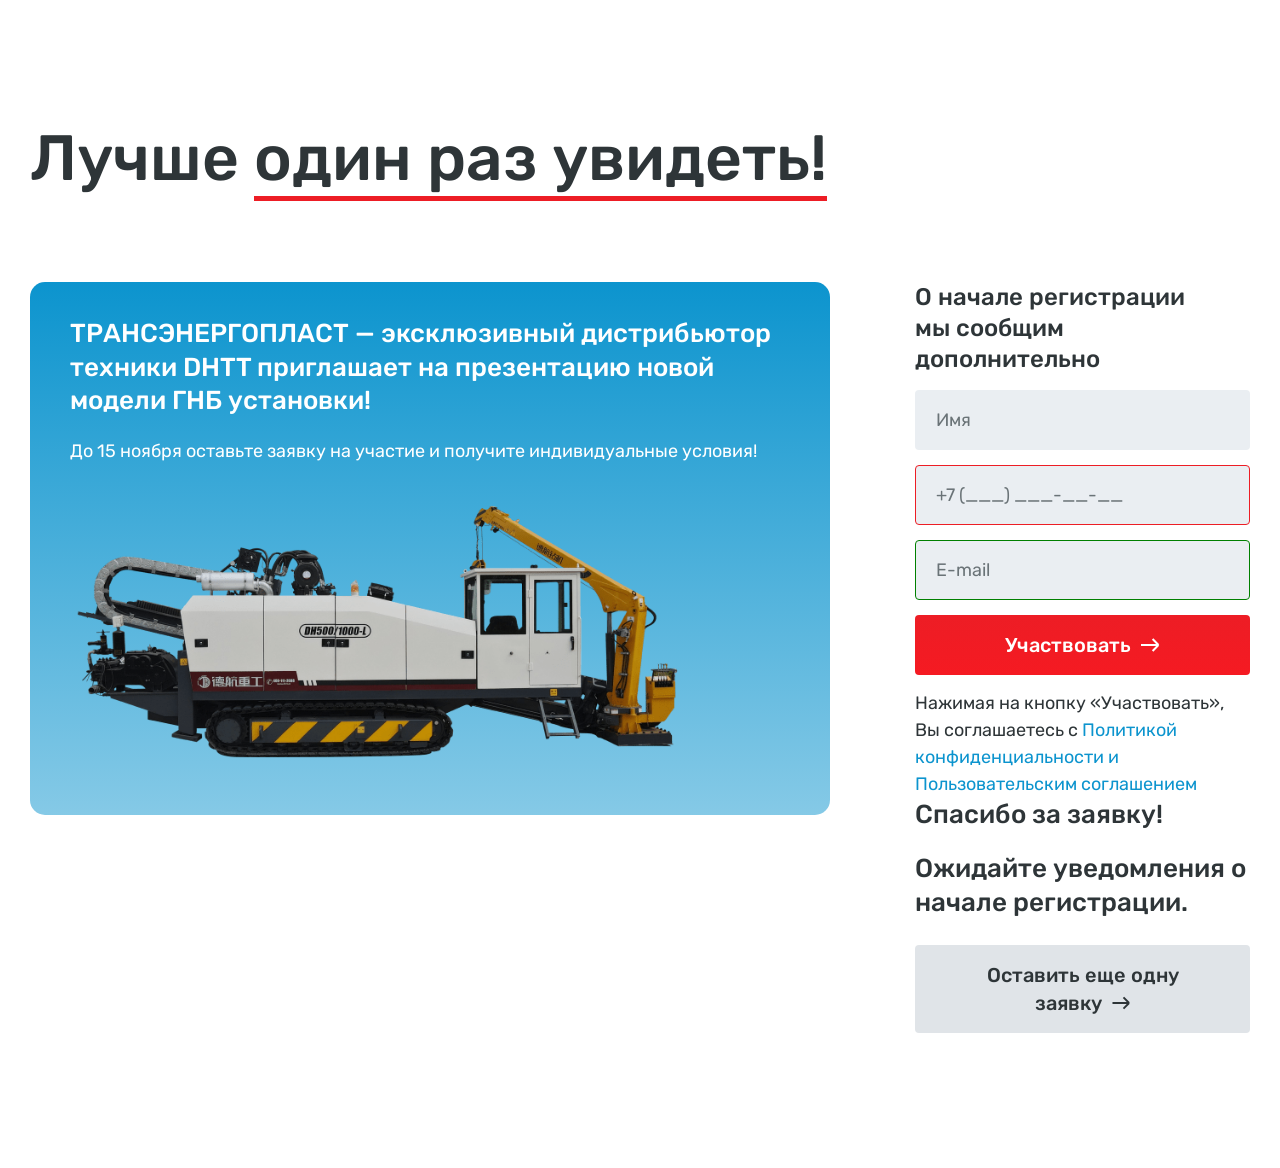
<file: index.html>
<!DOCTYPE html>
<html lang="ru">
	<head>
		<meta charset="UTF-8">
		<meta http-equiv="X-UA-Compatible" content="IE=edge">
		<meta name="viewport" content="width=device-width, initial-scale=1.0">
		<meta name="keywords" content="">
		<meta name="description" content="">
		<meta name="robots" content="noindex, nofollow">
		<title>Навигация по страницам</title>
		<link rel="stylesheet" href="css/style.css">
	</head>
	<body> 
		<div class="page-eiv"> 
			<div class="content-eiv"> 
				<!-- invitation-eiv -->
				<div class="invitation-eiv"> 
					<div class="wrapper-eiv"> 
						<h2 class="invitation-eiv__title">Лучше <span>один раз увидеть!</span></h2>
						<div class="row-eiv"> 
							<div class="invitation-eiv__col-big"> 
								<div class="invitation-eiv__banner"> 
									<h3 class="invitation-eiv__banner-title">ТРАНСЭНЕРГОПЛАСТ — эксклюзивный дистрибьютор техники DHTT приглашает на презентацию новой модели ГНБ установки!</h3>
									<p class="invitation-eiv__banner-text">До 15 ноября оставьте заявку на участие и получите индивидуальные условия!</p>
									<div class="invitation-eiv__banner-img"> <img src="img/harvester.png" alt=""></div>
								</div>
							</div>
							<div class="invitation-eiv__col-small"> 
								<form class="invitation-eiv__form" action="#"> 
									<h3 class="invitation-eiv__form-title">О начале регистрации <br>мы сообщим дополнительно</h3>
									<div class="invitation-eiv__form-input"> 
										<input type="text" placeholder="Имя">
									</div>
									<div class="invitation-eiv__form-input invitation-eiv__form-input--error">
										<input type="text" placeholder="+7 (___) ___-__-__" id="invitationEivTel">
									</div>
									<div class="invitation-eiv__form-input invitation-eiv__form-input--success">
										<input type="text" placeholder="E-mail">
									</div>
									<button class="invitation-eiv__form-btn invitation-eiv__form-btn--red" type="submit"> <span class="invitation-eiv__form-btn-bg"> </span><span class="invitation-eiv__form-btn-text">
											Участвовать<svg width="19" height="14" viewBox="0 0 19 14" fill="none" xmlns="http://www.w3.org/2000/svg">
<path d="M0 7L17.5 7M17.5 7L11.6053 1M17.5 7L11.6053 13" stroke="white" stroke-width="2"/>
</svg></span></button>
									<p class="invitation-eiv__form-sub">Нажимая на кнопку «Участвовать», Вы соглашаетесь с <a href="#">Политикой конфиденциальности и Пользовательским соглашением</a></p>
								</form>
								<div class="invitation-eiv__success"> 
									<div class="invitation-eiv__success-text"> 
										<p>Спасибо за заявку!</p>
										<p>Ожидайте уведомления о начале регистрации.</p>
									</div>
									<div class="invitation-eiv__form-btn invitation-eiv__form-btn--gray"> <span class="invitation-eiv__form-btn-bg"> </span><span class="invitation-eiv__form-btn-text">
											Оставить еще одну заявку<svg width="20" height="14" viewBox="0 0 20 14" fill="none" xmlns="http://www.w3.org/2000/svg">
<path d="M0.5 7L18 7M18 7L12.1053 1M18 7L12.1053 13" stroke="#2E3538" stroke-width="2"/>
</svg></span></div>
								</div>
							</div>
						</div>
					</div>
				</div>
				<!-- /invitation-eiv -->
			</div>
		</div>
		<script src="js/plugins/inputmask.min.js"></script>
		<script src="js/scripts.js"></script>
	</body>
</html>
</file>
<file: css/style.css>
/* reset */
html, body, div, span, applet, object, iframe,
h1, h2, h3, h4, h5, h6, p, blockquote, pre,
a, abbr, acronym, address, big, cite, code,
del, dfn, em, img, ins, kbd, q, s, samp,
small, strike, strong, sub, sup, tt, var,
b, u, i, center,
dl, dt, dd, ol, ul, li,
fieldset, form, label, legend,
table, caption, tbody, tfoot, thead, tr, th, td,
article, aside, canvas, details, embed,
figure, figcaption, footer, header, hgroup,
menu, nav, output, ruby, section, summary,
time, mark, audio, video {
  margin: 0;
  padding: 0;
  border: 0;
  font-size: 100%;
  font: inherit;
  vertical-align: baseline;
}

article, aside, details, figcaption, figure,
footer, header, hgroup, menu, nav, section {
  display: block;
}

* {
  margin: 0;
  padding: 0;
}

* {
  -webkit-box-sizing: border-box;
  box-sizing: border-box;
}

button,
input,
a,
textarea {
  outline: none;
}

html {
  -ms-text-size-adjust: 100%;
  -webkit-text-size-adjust: 100%;
}

ol, ul {
  list-style: none;
}

table {
  border-collapse: collapse;
  border-spacing: 0;
}

img, svg {
  max-width: 100%;
}

h1, h2, h3 {
  font-weight: bold;
}

/* /reset */
/* rubik-regular - cyrillic_latin */
@font-face {
  font-display: swap;
  /* Check https://developer.mozilla.org/en-US/docs/Web/CSS/@font-face/font-display for other options. */
  font-family: "Rubik";
  font-style: normal;
  font-weight: 400;
  src: url("../fonts/rubik-v28-cyrillic_latin-regular.woff2") format("woff2"), url("../fonts/rubik-v28-cyrillic_latin-regular.ttf") format("truetype");
  /* Chrome 4+, Firefox 3.5+, IE 9+, Safari 3.1+, iOS 4.2+, Android Browser 2.2+ */
}
/* rubik-500 - cyrillic_latin */
@font-face {
  font-display: swap;
  /* Check https://developer.mozilla.org/en-US/docs/Web/CSS/@font-face/font-display for other options. */
  font-family: "Rubik";
  font-style: normal;
  font-weight: 500;
  src: url("../fonts/rubik-v28-cyrillic_latin-500.woff2") format("woff2"), url("../fonts/rubik-v28-cyrillic_latin-500.ttf") format("truetype");
  /* Chrome 4+, Firefox 3.5+, IE 9+, Safari 3.1+, iOS 4.2+, Android Browser 2.2+ */
}
/* settings */
.row-eiv {
  display: -webkit-box;
  display: -ms-flexbox;
  display: flex;
  -ms-flex-wrap: wrap;
  flex-wrap: wrap;
  margin-left: -80px;
}
.row-eiv > * {
  word-wrap: break-word;
  -webkit-box-sizing: border-box;
  box-sizing: border-box;
  padding-left: 80px;
}

.wrapper-eiv {
  width: 100%;
  max-width: 1480px;
  padding-left: 30px;
  padding-right: 30px;
  margin-left: auto;
  margin-right: auto;
}
@media screen and (max-width: 768px) {
  .wrapper-eiv {
    padding-left: 15px;
  }
}
@media screen and (max-width: 768px) {
  .wrapper-eiv {
    padding-right: 15px;
  }
}

.page-eiv {
  min-height: 100vh;
  display: -webkit-box;
  display: -ms-flexbox;
  display: flex;
  -webkit-box-orient: vertical;
  -webkit-box-direction: normal;
  -ms-flex-direction: column;
  flex-direction: column;
}

.content-eiv {
  -webkit-box-flex: 1;
  -ms-flex-positive: 1;
  flex-grow: 1;
}

/* /settings */
/* invitation-eiv */
.invitation-eiv {
  padding: 120px 0;
  font-family: "Rubik";
  color: #2E3538;
}
.invitation-eiv__title {
  font-size: 64px;
  font-weight: 500;
  line-height: 120%;
  margin-bottom: 85px;
}
.invitation-eiv__title span {
  border-bottom: 5px solid #ED1D25;
}
.invitation-eiv .row-eiv {
  margin-top: -40px;
  margin-left: -85px;
}
.invitation-eiv .row-eiv > * {
  margin-top: 40px;
  padding-left: 85px;
}
.invitation-eiv__col-big {
  width: 67.8333333333%;
}
@media screen and (max-width: 1050px) {
  .invitation-eiv__col-big {
    width: 58.3333333333%;
  }
}
@media screen and (max-width: 768px) {
  .invitation-eiv__col-big {
    width: 100%;
  }
}
.invitation-eiv__col-small {
  width: 32.1666666667%;
}
@media screen and (max-width: 1050px) {
  .invitation-eiv__col-small {
    width: 41.6666666667%;
  }
}
@media screen and (max-width: 768px) {
  .invitation-eiv__col-small {
    width: 100%;
  }
}
.invitation-eiv__banner {
  padding: 35px 40px;
  border-radius: 15px;
  background: -webkit-gradient(linear, left top, left bottom, from(#0C94CE), to(rgba(12, 148, 206, 0.5)));
  background: -o-linear-gradient(top, #0C94CE 0%, rgba(12, 148, 206, 0.5) 100%);
  background: linear-gradient(180deg, #0C94CE 0%, rgba(12, 148, 206, 0.5) 100%);
  color: #fff;
}
.invitation-eiv__banner-title {
  font-size: 26px;
  font-weight: 500;
  line-height: 130%;
  margin-bottom: 20px;
}
.invitation-eiv__banner-text {
  font-size: 18px;
  font-weight: 400;
  line-height: 150%;
  margin-bottom: 20px;
}
.invitation-eiv__banner-img {
  max-width: 85%;
}
.invitation-eiv__form-title {
  font-size: 24px;
  font-weight: 500;
  line-height: 130%;
  margin-bottom: 15px;
}
.invitation-eiv__form-input {
  margin-bottom: 15px;
}
.invitation-eiv__form-input input {
  width: 100%;
  height: 60px;
  padding: 0 20px;
  border-radius: 4px;
  background-color: #EAEEF2;
  border: 1px solid transparent;
  outline: none;
  font-family: "Rubik";
  font-size: 18px;
  font-weight: 400;
  line-height: 150%;
}
.invitation-eiv__form-input input::-webkit-input-placeholder {
  color: #6A7377;
}
.invitation-eiv__form-input input::-moz-placeholder {
  color: #6A7377;
}
.invitation-eiv__form-input input:-ms-input-placeholder {
  color: #6A7377;
}
.invitation-eiv__form-input input::-ms-input-placeholder {
  color: #6A7377;
}
.invitation-eiv__form-input input::placeholder {
  color: #6A7377;
}
.invitation-eiv__form-input--error input {
  border-color: #ED1D25;
}
.invitation-eiv__form-input--success input {
  border-color: green;
}
.invitation-eiv__form-btn {
  display: -webkit-box;
  display: -ms-flexbox;
  display: flex;
  -webkit-box-pack: center;
  -ms-flex-pack: center;
  justify-content: center;
  -webkit-box-align: center;
  -ms-flex-align: center;
  align-items: center;
  width: 100%;
  border: none;
  outline: none;
  padding: 16px 40px;
  margin-bottom: 15px;
  border-radius: 4px;
  font-family: "Rubik";
  font-size: 20px;
  font-weight: 500;
  line-height: 140%;
  text-align: center;
  cursor: pointer;
  -webkit-user-select: none;
  -moz-user-select: none;
  -ms-user-select: none;
  user-select: none;
  position: relative;
}
.invitation-eiv__form-btn--red {
  background-image: -webkit-gradient(linear, left top, left bottom, from(#ED1D25), to(#F51A22));
  background-image: -o-linear-gradient(top, #ED1D25 0%, #F51A22 100%);
  background-image: linear-gradient(180deg, #ED1D25 0%, #F51A22 100%);
  color: #fff;
}
.invitation-eiv__form-btn--red:hover .invitation-eiv__form-btn-bg {
  opacity: 1;
}
.invitation-eiv__form-btn--gray {
  background-color: #E0E4E8;
  color: #2E3538;
}
.invitation-eiv__form-btn:hover .invitation-eiv__form-btn-text svg {
  -webkit-transform: translate(5px, 0);
  -ms-transform: translate(5px, 0);
  transform: translate(5px, 0);
}
.invitation-eiv__form-btn-bg {
  position: absolute;
  top: 0;
  bottom: 0;
  left: 0;
  right: 0;
  border-radius: 4px;
  background-color: #6A7377;
  opacity: 0;
  z-index: 1;
  -webkit-transition: 0.3s;
  -o-transition: 0.3s;
  transition: 0.3s;
}
.invitation-eiv__form-btn-text {
  position: relative;
  z-index: 2;
}
.invitation-eiv__form-btn-text svg {
  max-width: 19px;
  max-height: 14px;
  margin-left: 10px;
  -webkit-transition: 0.3s;
  -o-transition: 0.3s;
  transition: 0.3s;
}
.invitation-eiv__form-sub {
  font-size: 18px;
  font-weight: 400;
  line-height: 150%;
}
.invitation-eiv__form-sub a {
  color: #0C94CE;
  text-decoration: none;
}
.invitation-eiv__form-sub a:hover {
  text-decoration: underline;
}
.invitation-eiv__success-text {
  font-size: 26px;
  font-weight: 500;
  line-height: 130%;
  margin-bottom: 25px;
}
.invitation-eiv__success-text p {
  margin-bottom: 20px;
}
@media (max-width: 768px) {
  .invitation-eiv {
    padding: 40px 0;
  }
  .invitation-eiv__title {
    font-size: 30px;
    margin-bottom: 33px;
  }
  .invitation-eiv__banner {
    padding: 20px;
    border-radius: 8px;
  }
  .invitation-eiv__banner-img {
    max-width: none;
  }
  .invitation-eiv__banner-title {
    font-size: 20px;
    margin-bottom: 10px;
  }
  .invitation-eiv__banner-text {
    font-size: 15px;
    margin-bottom: 6px;
  }
  .invitation-eiv__form-title {
    font-size: 20px;
    margin-bottom: 20px;
  }
  .invitation-eiv__form-input {
    margin-bottom: 10px;
  }
  .invitation-eiv__form-input input {
    height: 50px;
    font-size: 15px;
  }
  .invitation-eiv__form-btn {
    padding: 14px 30px;
    font-size: 16px;
    margin-bottom: 10px;
  }
  .invitation-eiv__form-sub {
    font-size: 13px;
  }
  .invitation-eiv .row-eiv {
    margin-top: -30px;
  }
  .invitation-eiv .row-eiv > * {
    margin-top: 30px;
  }
  .invitation-eiv__success-text {
    font-size: 20px;
    margin-bottom: 20px;
  }
  .invitation-eiv__success-text p {
    margin-bottom: 10px;
  }
}

/* /invitation-eiv */
</file>
